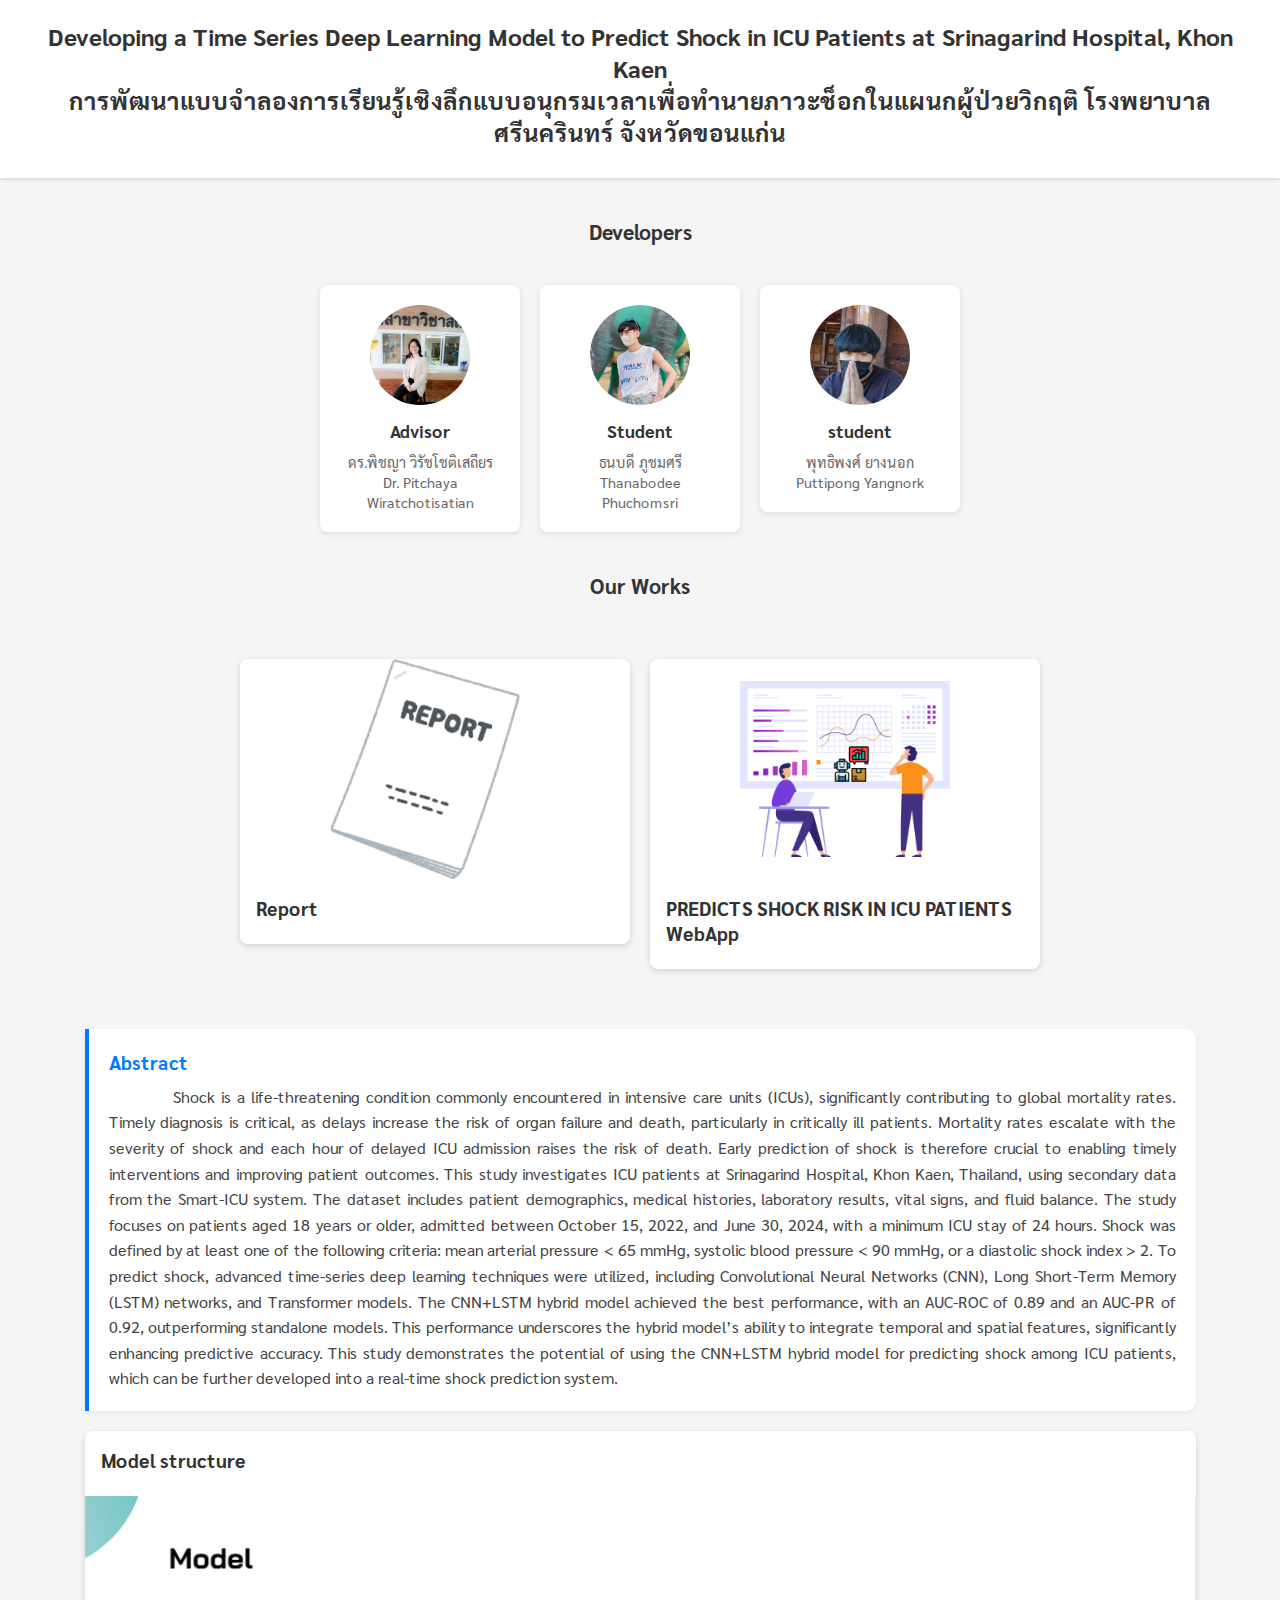
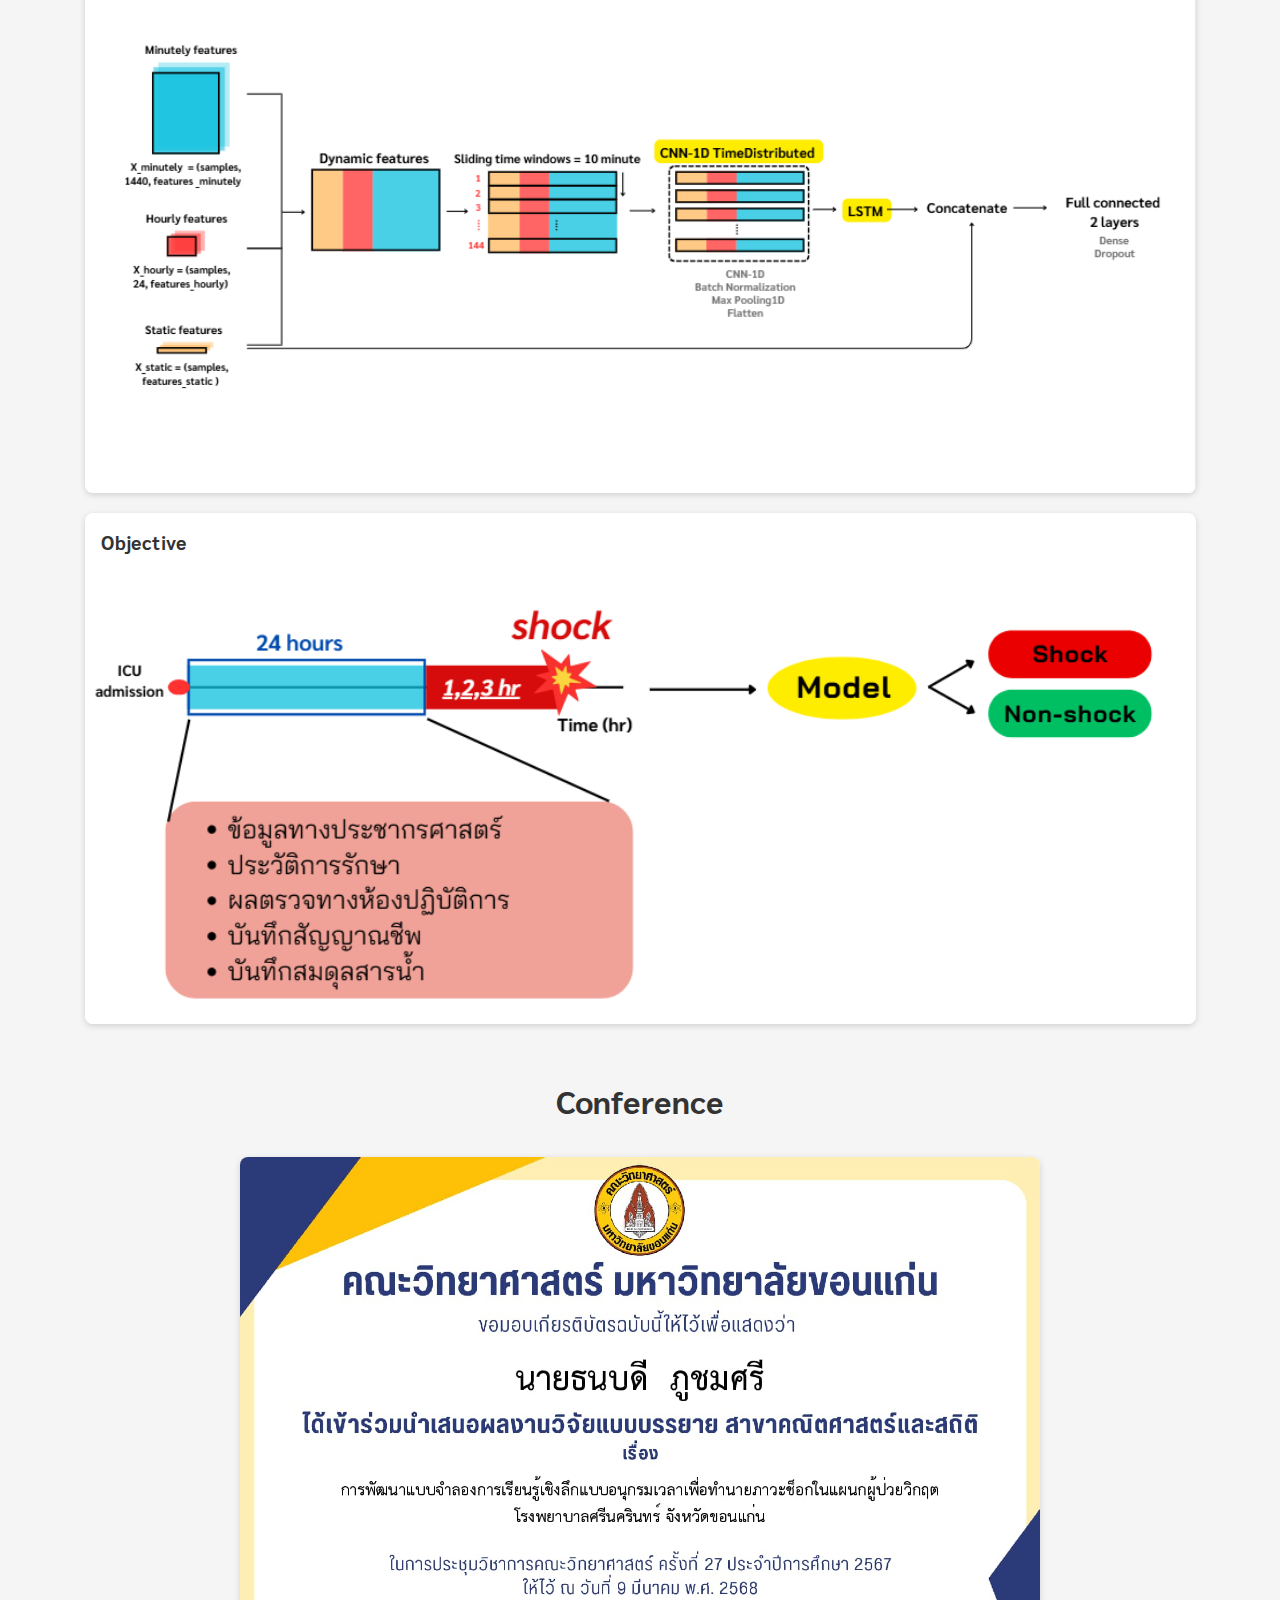
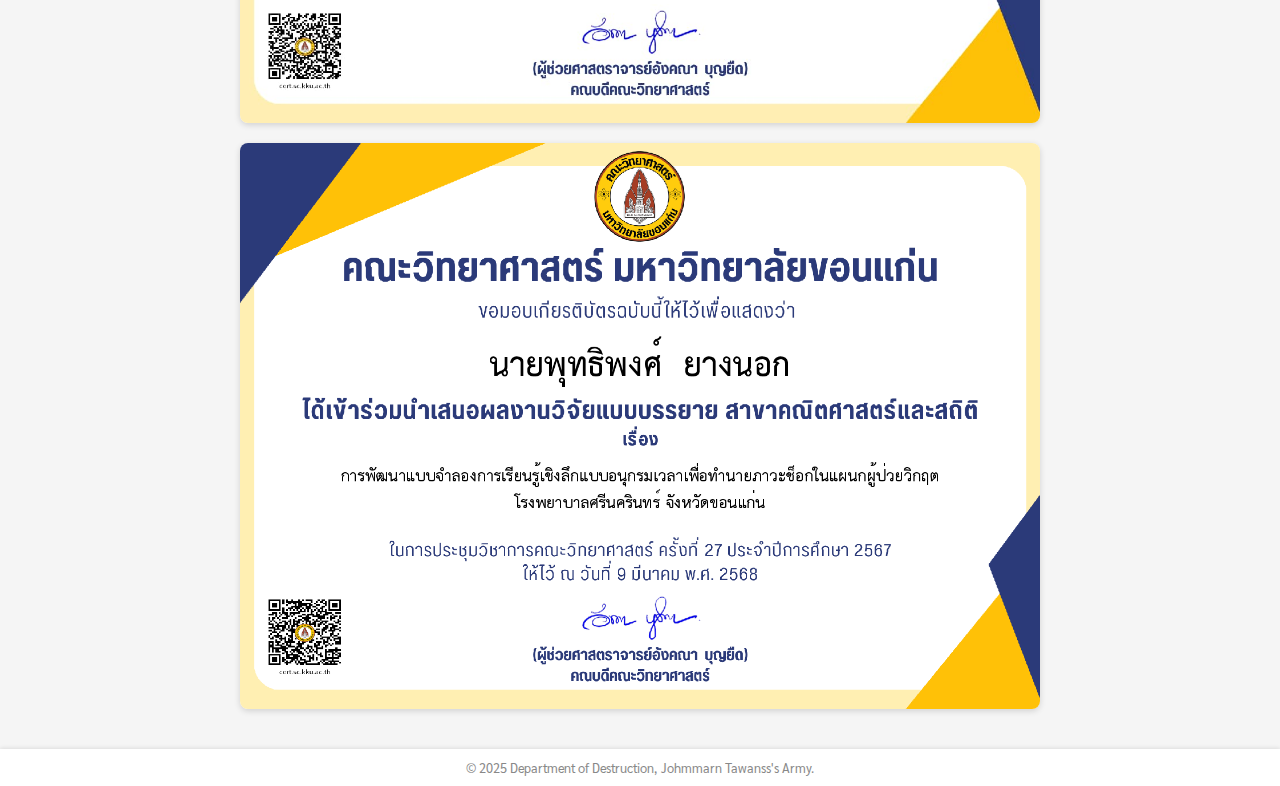
<file: index.html>
<!DOCTYPE html>
<html lang="th">
<head>
    <meta charset="UTF-8" />
    <title>Example Page with Abstract</title>
    <!-- ลิงก์ไฟล์ CSS แยก -->
    <link rel="stylesheet" href="https://fonts.googleapis.com/css2?family=Sarabun:wght@300;400;600&display=swap">
    <link rel="stylesheet" href="styles.css" />
</head>
<body>

  <!-- ส่วนหัวของเว็บไซต์ -->
  <header>
    <h1>Developing a Time Series Deep Learning Model
        to Predict Shock in ICU Patients
        at Srinagarind Hospital, Khon Kaen <br>
        การพัฒนาแบบจำลองการเรียนรู้เชิงลึกแบบอนุกรมเวลาเพื่อทำนายภาวะช็อกในแผนกผู้ป่วยวิกฤติ 
        โรงพยาบาลศรีนครินทร์ จังหวัดขอนแก่น
    </h1>
    <!-- <a href="#" class="back-button">Back to Home</a> -->
  </header>

  <section class="example-results">
    <h2>Developers</h2>
  </section>

  <!-- ส่วนลิงก์/หัวข้อต่าง ๆ -->
  <section class="cards">
    <!-- Abstract -->
    <div class="card-item">
      <img src="./images/AjYa2.jpg" alt="Advisor Icon" class="circular-img"/>
      <h3>Advisor</h3>
      <p>
        ดร.พิชญา วิรัชโชติเสถียร <br>
        Dr. Pitchaya Wiratchotisatian
      </p>
    </div>

    <!-- การประชุมวิชาการ -->
    <!-- <a href="https://github.com/Tonry12" > -->
    <div role="link" onclick= "window.location.href='https://github.com/Tonry12';" class="card-item">
      <img src="./images/tonry_profile.jpg" alt="student1 Icon" />
      <h3>Student</h3>
      <p>
        ธนบดี ภูชมศรี <br> 
        Thanabodee Phuchomsri
      </p>
    </div>
    <!-- </a> -->
    
    <!-- Flow-chart -->
    <!-- <a href="https://github.com/puttipongyy" > -->
      <div class="card-item" role="link" onclick= "window.location.href='https://github.com/puttipongyy';">
      
        <img src="./images/om_profile.jpg" alt="student2 Icon" />
        <h3>student</h3>
        <p>
          พุทธิพงศ์ ยางนอก <br>
          Puttipong Yangnork
        </p>
      
      </div>
    <!-- </a> -->
  </section>

  <section class="example-results">
    <h2>Our Works</h2>
  </section>
  <section class="cards">
    <!-- <a href="20.205.16.95" class="link-card"> -->
    <a href="https://puttipongyy.github.io/WebPageProject/" class="link-card">
      <img src="./images/report dummy.png" alt="Example Image">
      <div class="card-content">
        <h3>Report</h3>
        <!-- <p>นี่คือคำอธิบายสั้น ๆ ของเนื้อหาที่อยู่ใน card นี้</p> -->
      </div>
    </a>
    <a href="http://20.205.16.95:5006/" class="link-card">
      <img src="./images/webapp dummy.png" alt="Example Image">
      <div class="card-content">
        <h3>PREDICTS
          SHOCK RISK IN
          ICU PATIENTS WebApp</h3>
        <!-- <p>นี่คือคำอธิบายสั้น ๆ ของเนื้อหาที่อยู่ใน card นี้</p> -->
      </div>
    </a>
  </section>
  <!-- ส่วน Abstract -->
  <section class="abstract-section">
    <h2>Abstract</h2>
    <p>
        Shock is a life-threatening condition commonly encountered in intensive care units (ICUs), significantly contributing to global mortality rates.
        Timely diagnosis is critical, as delays increase the risk of organ failure and death, particularly in critically ill patients. Mortality rates escalate 
        with the severity of shock and each hour of delayed ICU admission raises the risk of death. Early prediction of shock is therefore crucial to enabling timely interventions 
        and improving patient outcomes. This study investigates ICU patients at Srinagarind Hospital, Khon Kaen, Thailand, using secondary data from the Smart-ICU system. 
        The dataset includes patient demographics, medical histories, laboratory results, vital signs, and fluid balance. The study focuses on patients aged 18 years or older, 
        admitted between October 15, 2022, and June 30, 2024, with a minimum ICU stay of 24 hours. Shock was defined by at least one of the following criteria: mean arterial pressure &lt; 65 mmHg,
        systolic blood pressure &lt; 90 mmHg, or a diastolic shock index > 2. To predict shock, advanced time-series deep learning techniques were utilized, including Convolutional Neural Networks (CNN), 
        Long Short-Term Memory (LSTM) networks, and Transformer models. The CNN+LSTM hybrid model achieved the best performance, with an AUC-ROC of 0.89 and an AUC-PR of 0.92, outperforming standalone models. 
        This performance underscores the hybrid model’s ability to integrate temporal and spatial features, significantly enhancing predictive accuracy. This study demonstrates the potential of using the CNN+LSTM 
        hybrid model for predicting shock among ICU patients, which can be further developed into a real-time shock prediction system.
    </p>
  </section>

  <div class="image-card">
    <div class="card-content">
      <h3>Model structure</h3>
    </div>
    <img src="./images/model_infog.png" alt="ตัวอย่างรูปภาพ">
  </div>

  <div class="image-card">
    <div class="card-content">
      <h3>Objective</h3>
    </div>
    <img src="./images/goal.png" alt="ตัวอย่างรูปภาพ">
  </div>
  <!-- <div class="image-card">
    <div class="card-content">
      <h3>Model structure</h3>
    </div>
    <img src="./images/shock_pa.png" alt="ตัวอย่างรูปภาพ">
  </div> -->

  <section class="example-results">
    <div class="card-content">
        <h1>Conference</h1>
      </div>

    <div class="image-card">
      <!-- <div class="card-content">
        <h3>Model structure</h3>
      </div> -->
      <img src="./images/Tonry cert.jpg" alt="ตัวอย่างรูปภาพ">
    </div>

    <div class="image-card">
      <!-- <div class="card-content">
        <h3>Model structure</h3>
      </div> -->
      <img src="./images/puttipong cert.png" alt="ตัวอย่างรูปภาพ">
    </div>
  </section>
  <!-- ส่วนท้ายของเว็บไซต์ -->
  <footer>
    © 2025 Department of Destruction, Johmmarn Tawanss's Army.
  </footer>

</body>
</html>
</file>
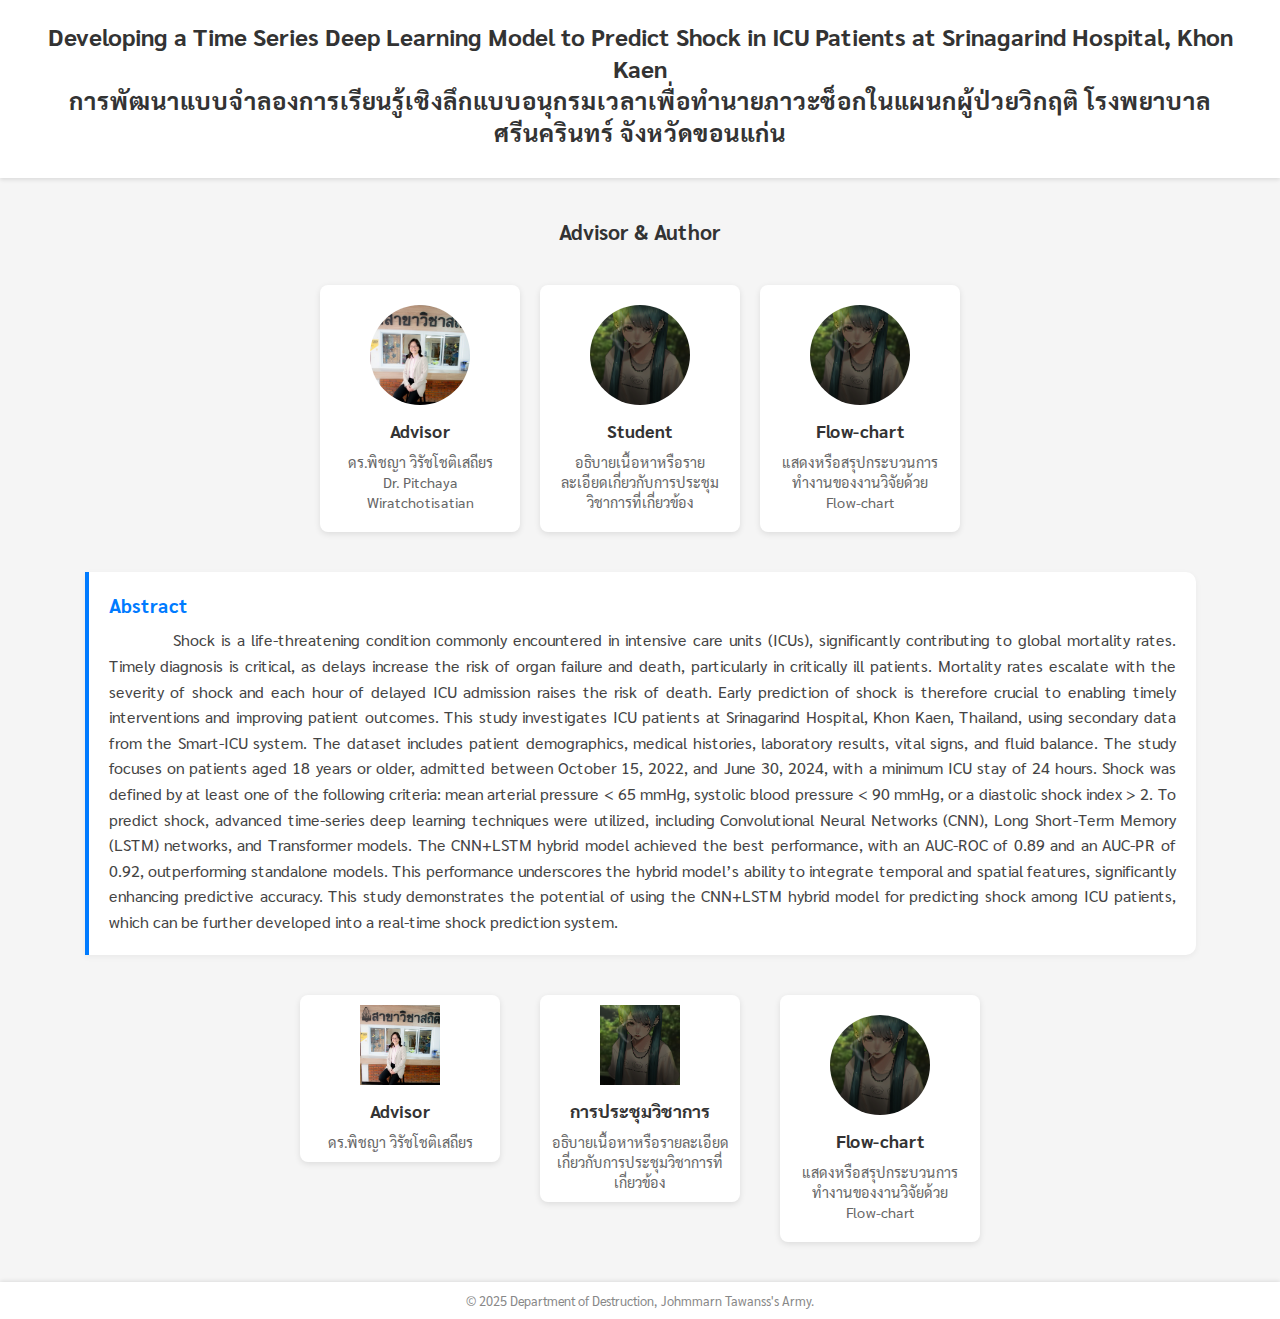
<file: indexdex.html>
<!DOCTYPE html>
<html lang="th">
<head>
    <meta charset="UTF-8" />
    <title>Example Page with Abstract</title>
    <!-- ลิงก์ไฟล์ CSS แยก -->
    <link rel="stylesheet" href="https://fonts.googleapis.com/css2?family=Sarabun:wght@300;400;600&display=swap">
    <link rel="stylesheet" href="styles.css" />
</head>
<body>

  <!-- ส่วนหัวของเว็บไซต์ -->
  <header>
    <h1>Developing a Time Series Deep Learning Model
        to Predict Shock in ICU Patients
        at Srinagarind Hospital, Khon Kaen <br>
        การพัฒนาแบบจำลองการเรียนรู้เชิงลึกแบบอนุกรมเวลาเพื่อทำนายภาวะช็อกในแผนกผู้ป่วยวิกฤติ 
        โรงพยาบาลศรีนครินทร์ จังหวัดขอนแก่น
    </h1>
    <!-- <a href="#" class="back-button">Back to Home</a> -->
  </header>

  <section class="example-results">
    <h2>Advisor & Author</h2>
  </section>

  <!-- ส่วนลิงก์/หัวข้อต่าง ๆ -->
  <section class="cards">
    <!-- Abstract -->
    <div class="card-item">
      <img src="./images/AjYa2.jpg" alt="Advisor Icon" />
      <h3>Advisor</h3>
      <p>
        ดร.พิชญา วิรัชโชติเสถียร <br>
        Dr. Pitchaya Wiratchotisatian
      </p>
    </div>

    <!-- การประชุมวิชาการ -->
    <div class="card-item">
      <img src="./images/miku bakamitai.jpg" alt="student1 Icon" />
      <h3>Student</h3>
      <p>
        อธิบายเนื้อหาหรือรายละเอียดเกี่ยวกับการประชุมวิชาการที่เกี่ยวข้อง
      </p>
    </div>

    <!-- Flow-chart -->
    <div class="card-item">
      <img src="./images/miku bakamitai.jpg" alt="Flowchart Icon" />
      <h3>Flow-chart</h3>
      <p>
        แสดงหรือสรุปกระบวนการทำงานของงานวิจัยด้วย Flow-chart 
      </p>
    </div>
  </section>

  <!-- ส่วน Abstract -->
  <section class="abstract-section">
    <h2>Abstract</h2>
    <p>
        Shock is a life-threatening condition commonly encountered in intensive care units (ICUs), significantly contributing to global mortality rates.
        Timely diagnosis is critical, as delays increase the risk of organ failure and death, particularly in critically ill patients. Mortality rates escalate 
        with the severity of shock and each hour of delayed ICU admission raises the risk of death. Early prediction of shock is therefore crucial to enabling timely interventions 
        and improving patient outcomes. This study investigates ICU patients at Srinagarind Hospital, Khon Kaen, Thailand, using secondary data from the Smart-ICU system. 
        The dataset includes patient demographics, medical histories, laboratory results, vital signs, and fluid balance. The study focuses on patients aged 18 years or older, 
        admitted between October 15, 2022, and June 30, 2024, with a minimum ICU stay of 24 hours. Shock was defined by at least one of the following criteria: mean arterial pressure &lt; 65 mmHg,
        systolic blood pressure &lt; 90 mmHg, or a diastolic shock index > 2. To predict shock, advanced time-series deep learning techniques were utilized, including Convolutional Neural Networks (CNN), 
        Long Short-Term Memory (LSTM) networks, and Transformer models. The CNN+LSTM hybrid model achieved the best performance, with an AUC-ROC of 0.89 and an AUC-PR of 0.92, outperforming standalone models. 
        This performance underscores the hybrid model’s ability to integrate temporal and spatial features, significantly enhancing predictive accuracy. This study demonstrates the potential of using the CNN+LSTM 
        hybrid model for predicting shock among ICU patients, which can be further developed into a real-time shock prediction system.
    </p>
  </section>

  <!-- ส่วนลิงก์/หัวข้อต่าง ๆ -->
  <section class="links">
    <!-- Abstract -->
    <div class="link-item">
      <img src="./images/AjYa2.jpg" alt="Advisor Icon" />
      <h3>Advisor</h3>
      <p>
        ดร.พิชญา วิรัชโชติเสถียร 
      </p>
    </div>

    <!-- การประชุมวิชาการ -->
    <div class="link-item">
      <img src="./images/miku bakamitai.jpg" alt="Conference Icon" />
      <h3>การประชุมวิชาการ</h3>
      <p>
        อธิบายเนื้อหาหรือรายละเอียดเกี่ยวกับการประชุมวิชาการที่เกี่ยวข้อง
      </p>
    </div>

    <!-- Flow-chart -->
    <div class="card-item">
      <img src="./images/miku bakamitai.jpg" alt="Flowchart Icon" />
      <h3>Flow-chart</h3>
      <p>
        แสดงหรือสรุปกระบวนการทำงานของงานวิจัยด้วย Flow-chart 
      </p>
    </div>
  </section>



  <!-- ส่วนท้ายของเว็บไซต์ -->
  <footer>
    © 2025 Department of Destruction, Johmmarn Tawanss's Army.
  </footer>

</body>
</html>
</file>
<file: styles.css>
/* รีเซ็ต margin/padding และกล่อง */
* {
    margin: 0;
    padding: 0;
    box-sizing: border-box;
  }

  body {
    font-family: 'Sarabun', sans-serif;
    background-color: #f5f5f5;
    color: #333;
    margin: 0;
    padding: 0;
  }

  header {
    background-color: #fff;
    padding: 20px;
    text-align: center;
    box-shadow: 0 2px 4px rgba(0, 0, 0, 0.1);
  }

  header h1 {
    font-size: 1.5rem;
    margin-bottom: 10px;
  }

  .back-button {
    display: inline-block;
    margin-top: 10px;
    padding: 8px 16px;
    background-color: #007bff;
    color: #fff;
    text-decoration: none;
    border-radius: 4px;
    font-size: 0.9rem;
    transition: background-color 0.3s ease;
  }

  .back-button:hover {
    background-color: #0056b3;
  }

  /* ส่วนแสดงลิงก์/หัวข้อต่าง ๆ */
  .cards {
    display: flex;
    justify-content: center;
    align-items: flex-start;
    gap: 20px;
    margin: 40px auto;
    flex-wrap: wrap;
    max-width: 800px;
    /* cursor: pointer; */
    cursor: pointer;
    
  }
  
  .card-item {
    background-color: #fff;
    border-radius: 8px;
    box-shadow: 0 2px 6px rgba(0, 0, 0, 0.1);
    text-align: center;
    width: 200px;
    padding: 20px;
    transition: transform 0.2s ease;
  }

  .card-item:hover {
    transform: translateY(-10px);
  }

  .card-item img {
    width: 100px;
    height: 100px;
    /* border-radius: 20px; */
    border-radius: 50%;
    object-fit: cover;
    margin-bottom: 10px;
    object-position: center; /* วางตำแหน่งส่วนกลางของภาพไว้ตรงกลาง container */
  }

  .card-item h3 {
    font-size: 1.1rem;
    margin-bottom: 10px;
  }

  .card-item p {
    font-size: 0.9rem;
    color: #666;
    line-height: 1.4;
  }

  .circular-img {
    width: 80px;       /* กำหนดความกว้าง */
    height: 80px;      /* กำหนดความสูงเท่ากันกับความกว้าง */
    border-radius: 50%;
    object-fit: cover; /* ป้องกันไม่ให้รูปผิดสัดส่วน */
  }
  /* ส่วนแสดงลิงก์/หัวข้อต่าง ๆ */
  .links {
    display: flex;
    justify-content: center;
    align-items: flex-start;
    gap: 40px;
    margin: 40px auto;
    flex-wrap: wrap;
    max-width: 800px;
  }

  .link-item {
    background-color: #fff;
    border-radius: 8px;
    box-shadow: 0 2px 6px rgba(0, 0, 0, 0.1);
    text-align: center;
    width: 200px;
    padding: 10px;
    transition: transform 0.2s ease;
  }

  .link-item:hover {
    transform: translateY(10px);
  }

  .link-item img {
    width: 80px;
    height: 80px;
    object-fit: cover;
    margin-bottom: 10px;
  }

  .link-item h3 {
    font-size: 1.1rem;
    margin-bottom: 10px;
  }

  .link-item p {
    font-size: 0.9rem;
    color: #666;
    line-height: 1.4;
  }

  /* Example Results Section */
  .example-results {
    text-align: center;
    margin: 40px auto;
    max-width: 800px;
  }

  .example-results h2 {
    font-size: 1.3rem;
    margin-bottom: 20px;
  }

  .example-results p {
    font-size: 1rem;
    color: #444;
    line-height: 1.6;
  }

  footer {
    background-color: #fff;
    text-align: center;
    padding: 10px;
    font-size: 0.8rem;
    color: #888;
    box-shadow: 0 -1px 4px rgba(0, 0, 0, 0.1);
    margin-top: 40px;
  }

  /* สไตล์เฉพาะสำหรับส่วน Abstract */
.abstract-section {
    background-color: #fff;
    border-left: 4px solid #007bff;
    padding: 20px;
    margin: 20px auto;
    max-width: 1111px;
    box-shadow: 0 2px 6px rgba(0, 0, 0, 0.05);
    
    text-align: justify;
    /* border-radius: 8px; */
    /* ตั้งค่าเฉพาะด้านขวา */
    border-top-right-radius: 10px;
    border-bottom-right-radius: 10px;
    /* ตั้งค่า 0 สำหรับด้านซ้าย หากต้องการให้แน่ใจ */
    border-top-left-radius: 0;
    border-bottom-left-radius: 0;
}
  
.abstract-section h2 {
    margin-bottom: 10px;
    font-size: 1.2rem;
    color: #007bff;
  }
  
.abstract-section p {
    font-size: 1rem;
    line-height: 1.6;
    color: #444;
    /*text-align: right; /* จัดตัวหนังสือชิดขวา */
    text-indent: 4em; /* เว้นวรรค 1 tab โดยประมาณ */
  }
.center-image {
  display: block;
  margin: 0 auto;
}

.image-card {
  background-color: #fff;
  border-radius: 8px;
  overflow: hidden;
  box-shadow: 0 2px 6px rgba(0, 0, 0, 0.15);
  max-width: 1111px;
  margin: 20px auto;
  transition: transform 0.3s;
}

.image-card:hover {
  transform: translateY(-5px);
}

/* รูปภาพใน card */
.image-card img {
  width: 100%;
  display: block;
}

/* เนื้อหาภายใน card */
.card-content {
  padding: 16px;
}

.card-content h3 {
  font-size: 1.2rem;
  margin-bottom: 8px;
  color: #333;
}

.card-content p {
  font-size: 1rem;
  color: #666;
  line-height: 1.5;
}

/* สไตล์สำหรับ link card */
.link-card {
  display: block;             /* ทำให้ element เป็น block-level เพื่อรองรับความกว้างเต็มที่ */
  background-color: #fff;
  border-radius: 8px;
  overflow: hidden;
  box-shadow: 0 2px 6px rgba(0, 0, 0, 0.15);
  text-decoration: none;      /* เอาเส้นขีดใต้ลิงก์ออก */
  color: inherit;             /* ใช้สีข้อความตามที่กำหนดไว้ */
  max-width: 390px;           /* กำหนดความกว้างสูงสุด */
  margin: 20px auto;          /* จัดให้อยู่กลางหน้าจอ */
  transition: transform 0.3s;
}

/* คลาสสำหรับเคลื่อนที่ไปทางซ้าย */
/* .move-left {
  transform: translateX(-500px);
} */

/* คลาสสำหรับเคลื่อนที่ไปทางขวา */
/* .move-right {
  transform: translateX(500px);
} */

.link-card:hover {
  transform: translateY(-15px); /* เลื่อน card ขึ้นเล็กน้อยเมื่อ hover */
  /* /* transform: translateX(-500px); */
} 

/* รูปภาพภายใน card */
.link-card img {
  width: 100%;
  display: block;
}

/* เนื้อหาภายใน card */
.link-card .card-content {
  padding: 16px;
}

.link-card .card-content h3 {
  font-size: 1.2rem;
  margin-bottom: 8px;
  color: #333;
}

.link-card .card-content p {
  font-size: 1rem;
  color: #666;
  line-height: 1.5;
}
</file>
